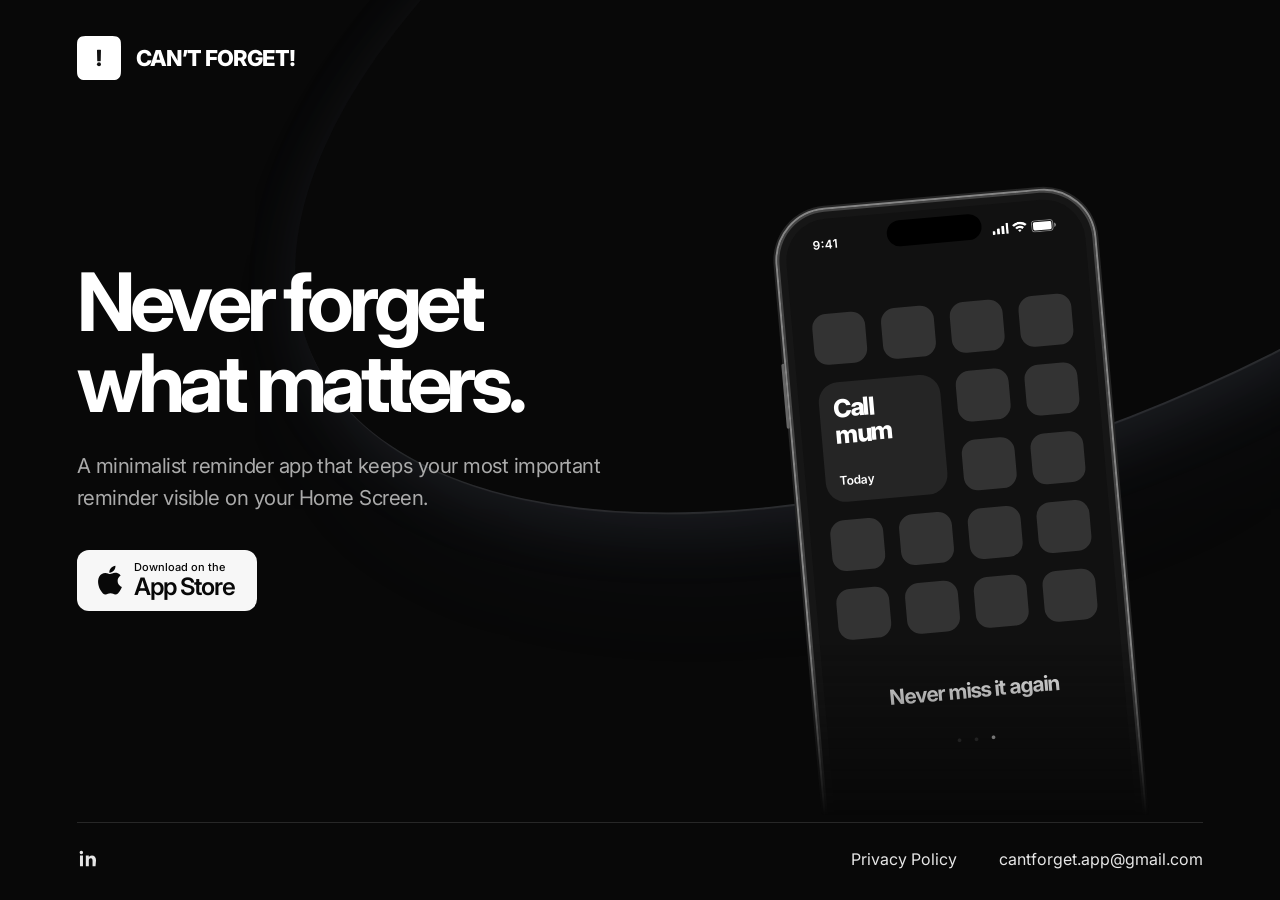
<file: index.html>
<!DOCTYPE html>
<html lang="en">

<head>
  <meta charset="UTF-8">
  <meta name="viewport" content="width=device-width, initial-scale=1.0">

  <title>CAN'T FORGET!</title>

  <meta name="description" content="CAN'T FORGET! keeps what matters visible.">

  <link rel="preconnect" href="https://fonts.googleapis.com">
  <link rel="preconnect" href="https://fonts.gstatic.com" crossorigin>
  <link href="https://fonts.googleapis.com/css2?family=Inter:wght@400;500;600;700;800&display=swap" rel="stylesheet">

  <link rel="stylesheet" href="styles.css?v=20261108-1">
</head>

<body>
  <main class="home">

    <header class="site-header">
      <a class="brand" href="./" aria-label="Can't Forget home"><img class="brand-icon" src="assets/logo.svg" alt=""
          width="44" height="44"><span>CAN’T FORGET!</span></a>
    </header>

    <section class="hero" aria-labelledby="hero-title">
      <div class="hero-copy">
        <h1 id="hero-title">Never forget<br>what matters.</h1>
        <p class="hero-description">A minimalist reminder app that keeps your most important reminder visible on your
          Home Screen.</p>
        <a class="download-link" href="https://apps.apple.com/us/app/cant-forget/id6801567027" target="_blank"
          rel="noopener noreferrer" aria-label="Download Can't Forget on the App Store">
          <svg viewBox="0 0 24 28" aria-hidden="true">
            <path
              d="M19.4 14.8c0-3 2.5-4.5 2.6-4.6-1.4-2.1-3.6-2.4-4.4-2.4-1.9-.2-3.7 1.1-4.7 1.1s-2.5-1.1-4.1-1c-2.1 0-4 1.2-5.1 3-2.2 3.8-.6 9.4 1.5 12.5 1 1.5 2.2 3.1 3.9 3 1.6 0 2.2-1 4.2-1s2.5 1 4.2 1c1.7 0 2.8-1.5 3.8-3 1.2-1.7 1.7-3.4 1.7-3.5-.1 0-3.6-1.4-3.6-5.1ZM16.2 5.8c.9-1.1 1.5-2.6 1.3-4.1-1.3.1-2.9.9-3.8 2-.8.9-1.6 2.5-1.4 4 1.5.1 3-.8 3.9-1.9Z" />
          </svg>
          <span><small>Download on the</small><strong>App Store</strong></span>
        </a>
      </div>

      <div class="phone-stage" role="img"
        aria-label="Preview of the dark Home Screen from the onboarding, with a Call mum reminder due Today">
        <div class="phone">
          <div class="phone-screen">
            <div class="phone-status">
              <span>9:41</span>
              <span class="status-symbols" aria-hidden="true">
                <svg class="status-cellular" viewBox="0 0 18 12" fill="currentColor">
                  <rect x="0" y="8" width="3" height="4" rx=".7" />
                  <rect x="5" y="5.5" width="3" height="6.5" rx=".7" />
                  <rect x="10" y="3" width="3" height="9" rx=".7" />
                  <rect x="15" y="0" width="3" height="12" rx=".7" />
                </svg>
                <svg class="status-wifi" viewBox="0 0 16 12" fill="currentColor">
                  <path d="M0 3.2a12 12 0 0 1 16 0L14.1 5a9.2 9.2 0 0 0-12.2 0ZM3.2 6.3a7.2 7.2 0 0 1 9.6 0L11 8.1a4.5 4.5 0 0 0-6 0ZM6.1 9.2a2.9 2.9 0 0 1 3.8 0L8 11.2Z" />
                </svg>
                <svg class="status-battery" viewBox="0 0 27 13" fill="currentColor">
                  <rect x=".5" y=".5" width="23" height="12" rx="3" fill="none" stroke="currentColor" stroke-opacity=".5" />
                  <rect x="2" y="2" width="20" height="9" rx="1.7" />
                  <path d="M25 4v5a2.6 2.6 0 0 0 0-5Z" opacity=".5" />
                </svg>
              </span>
            </div>
            <div class="dynamic-island"></div>
            <div class="app-grid" aria-hidden="true">
              <i></i><i></i><i></i><i></i>
              <div class="reminder-widget"><strong>Call<br>mum</strong><span>Today</span></div>
              <i></i><i></i><i></i><i></i>
              <i></i><i></i><i></i><i></i>
              <i></i><i></i><i></i><i></i>
            </div>
            <div class="phone-caption">Never miss it again<span>• • <b>•</b></span></div>
          </div>
        </div>
      </div>
    </section>

    <footer class="footer">

      <a href="https://www.linkedin.com/company/cant-forget-app" target="_blank" rel="noopener noreferrer"
        class="linkedin-link" aria-label="LinkedIn">
        <svg viewBox="0 0 24 24" aria-hidden="true">
          <path
            d="M6.5 8.25H3.25V20H6.5V8.25ZM4.87 3A1.88 1.88 0 1 0 4.87 6.75 1.88 1.88 0 0 0 4.87 3ZM20.75 13.27C20.75 9.73 18.86 8.08 16.34 8.08C14.3 8.08 13.39 9.2 12.88 9.98V8.25H9.63V20H12.88V14.18C12.88 12.65 13.17 11.17 15.07 11.17C16.94 11.17 16.96 12.92 16.96 14.28V20H20.21L20.75 13.27Z" />
        </svg>
      </a>

      <div class="footer-right">
        <a href="privacy-policy.html" class="footer-link">
          Privacy Policy
        </a>

        <a href="mailto:cantforget.app@gmail.com" class="footer-link">
          cantforget.app@gmail.com
        </a>
      </div>

    </footer>

  </main>
</body>

</html>
</file>
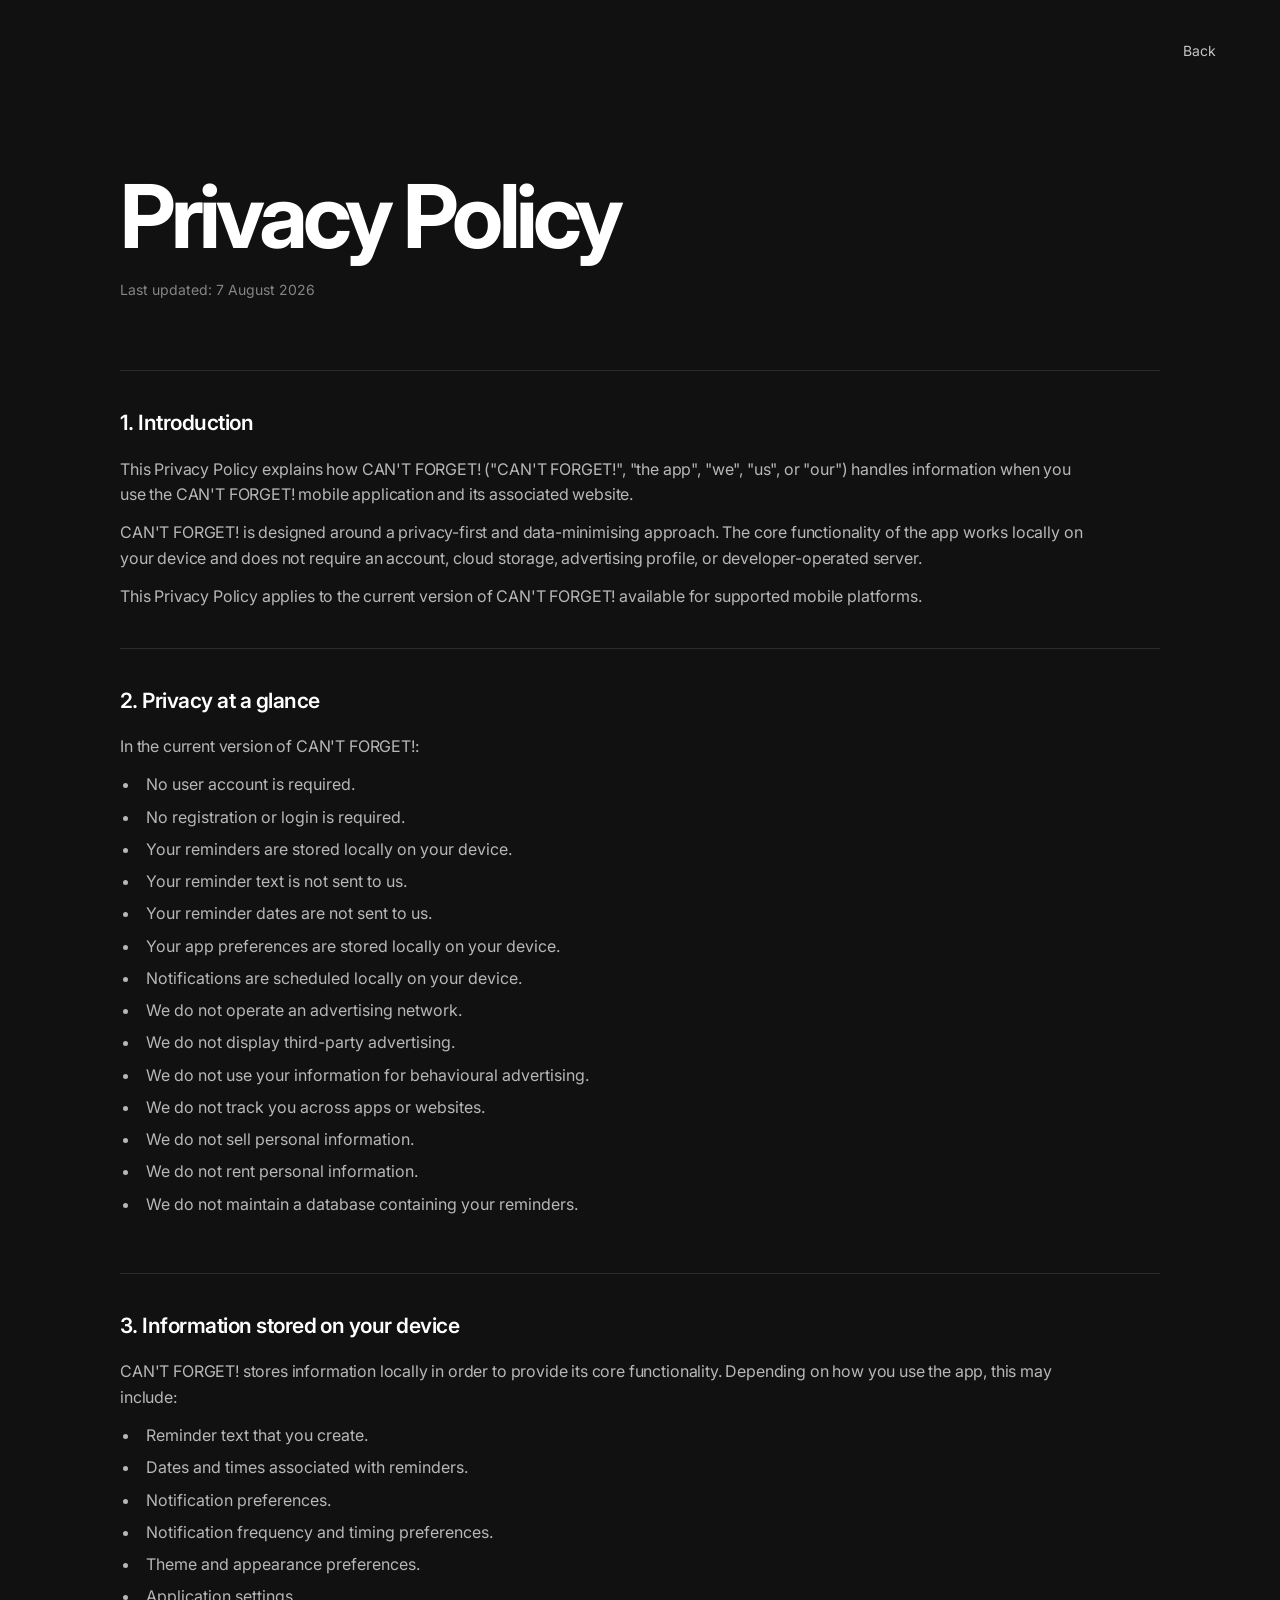
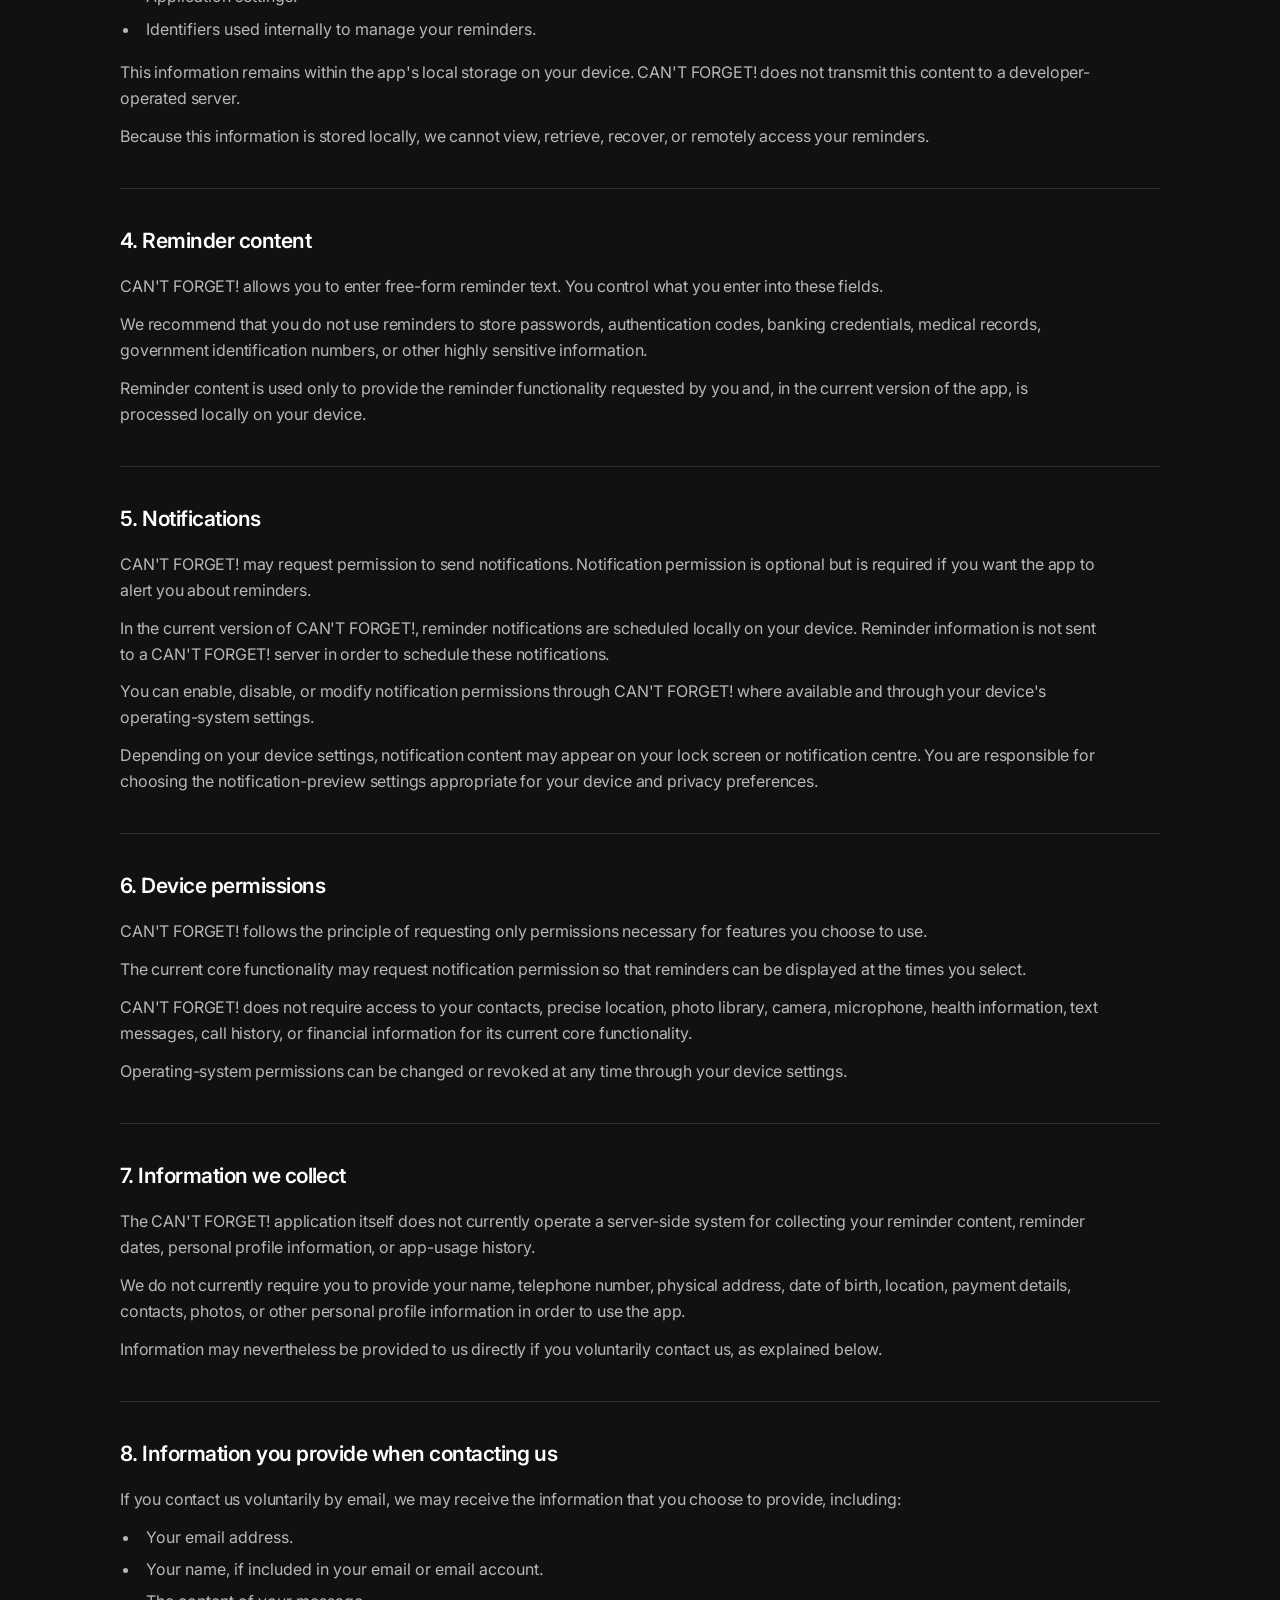
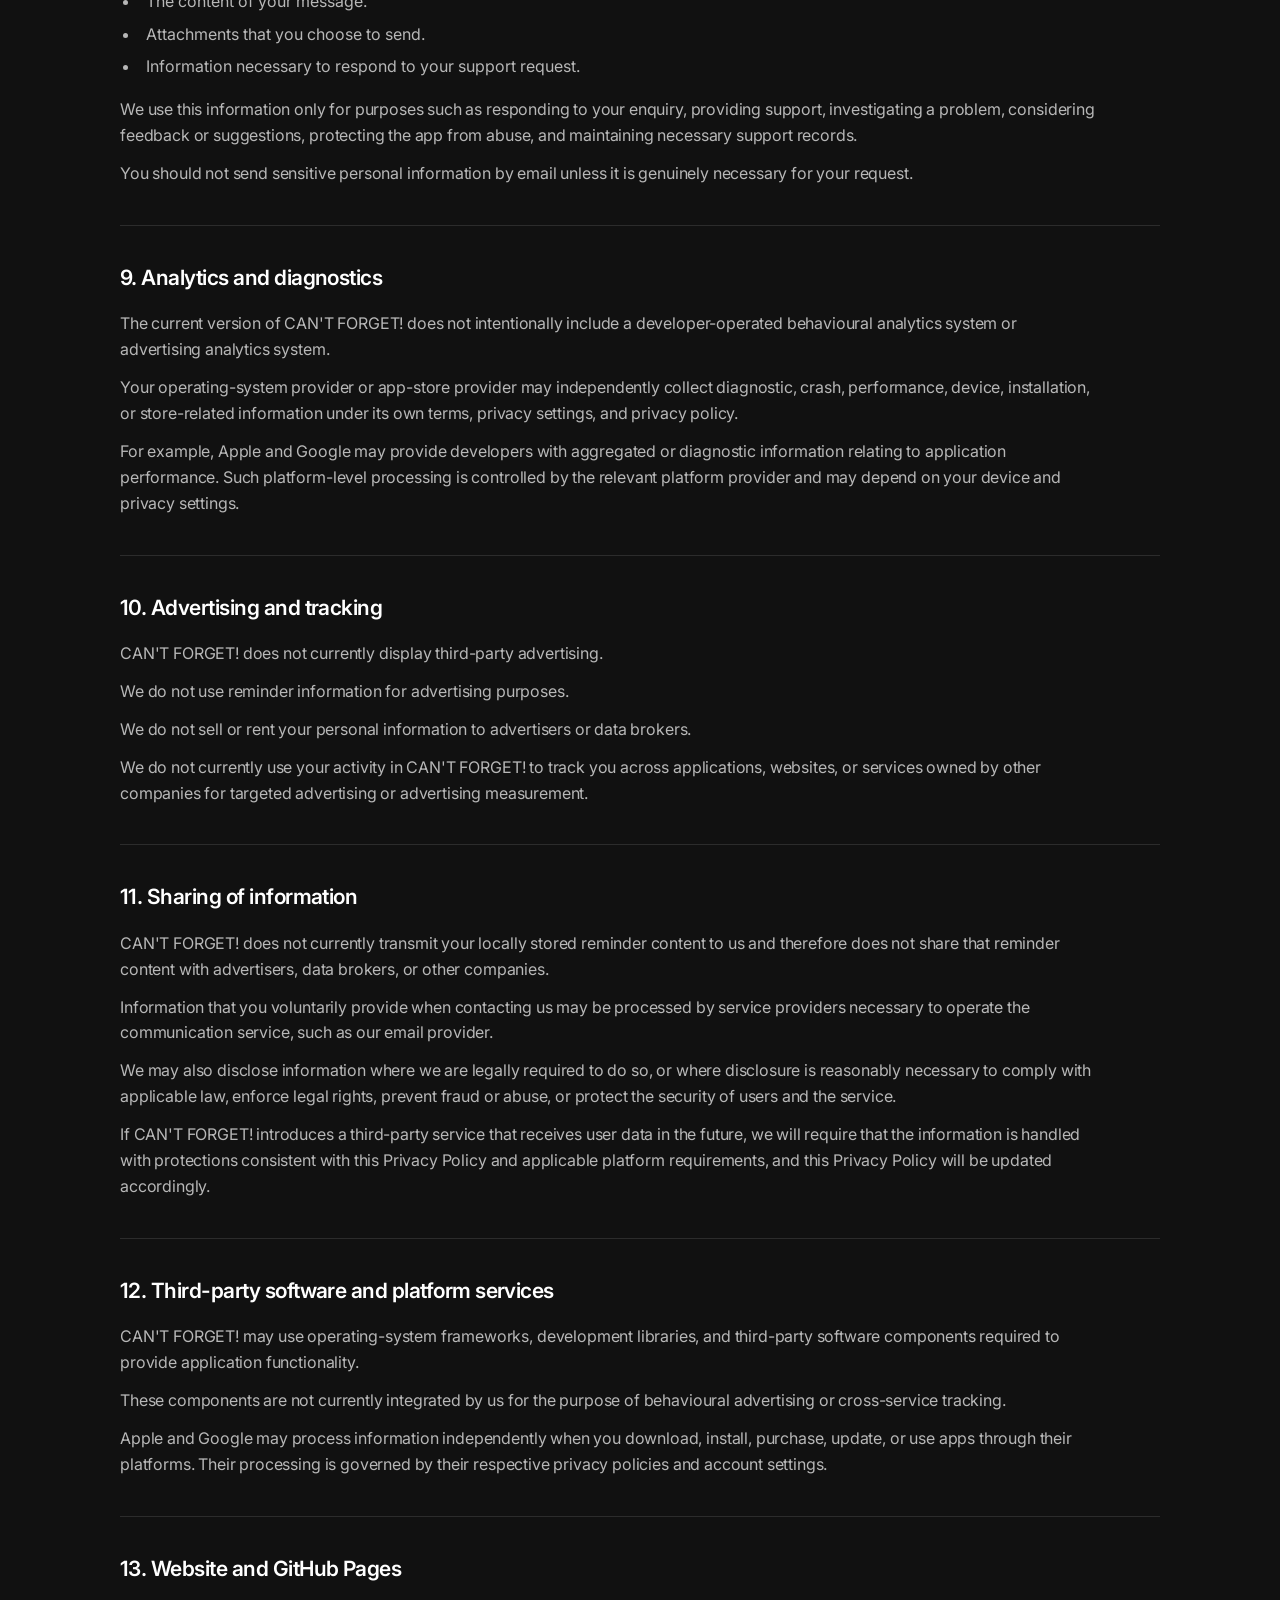
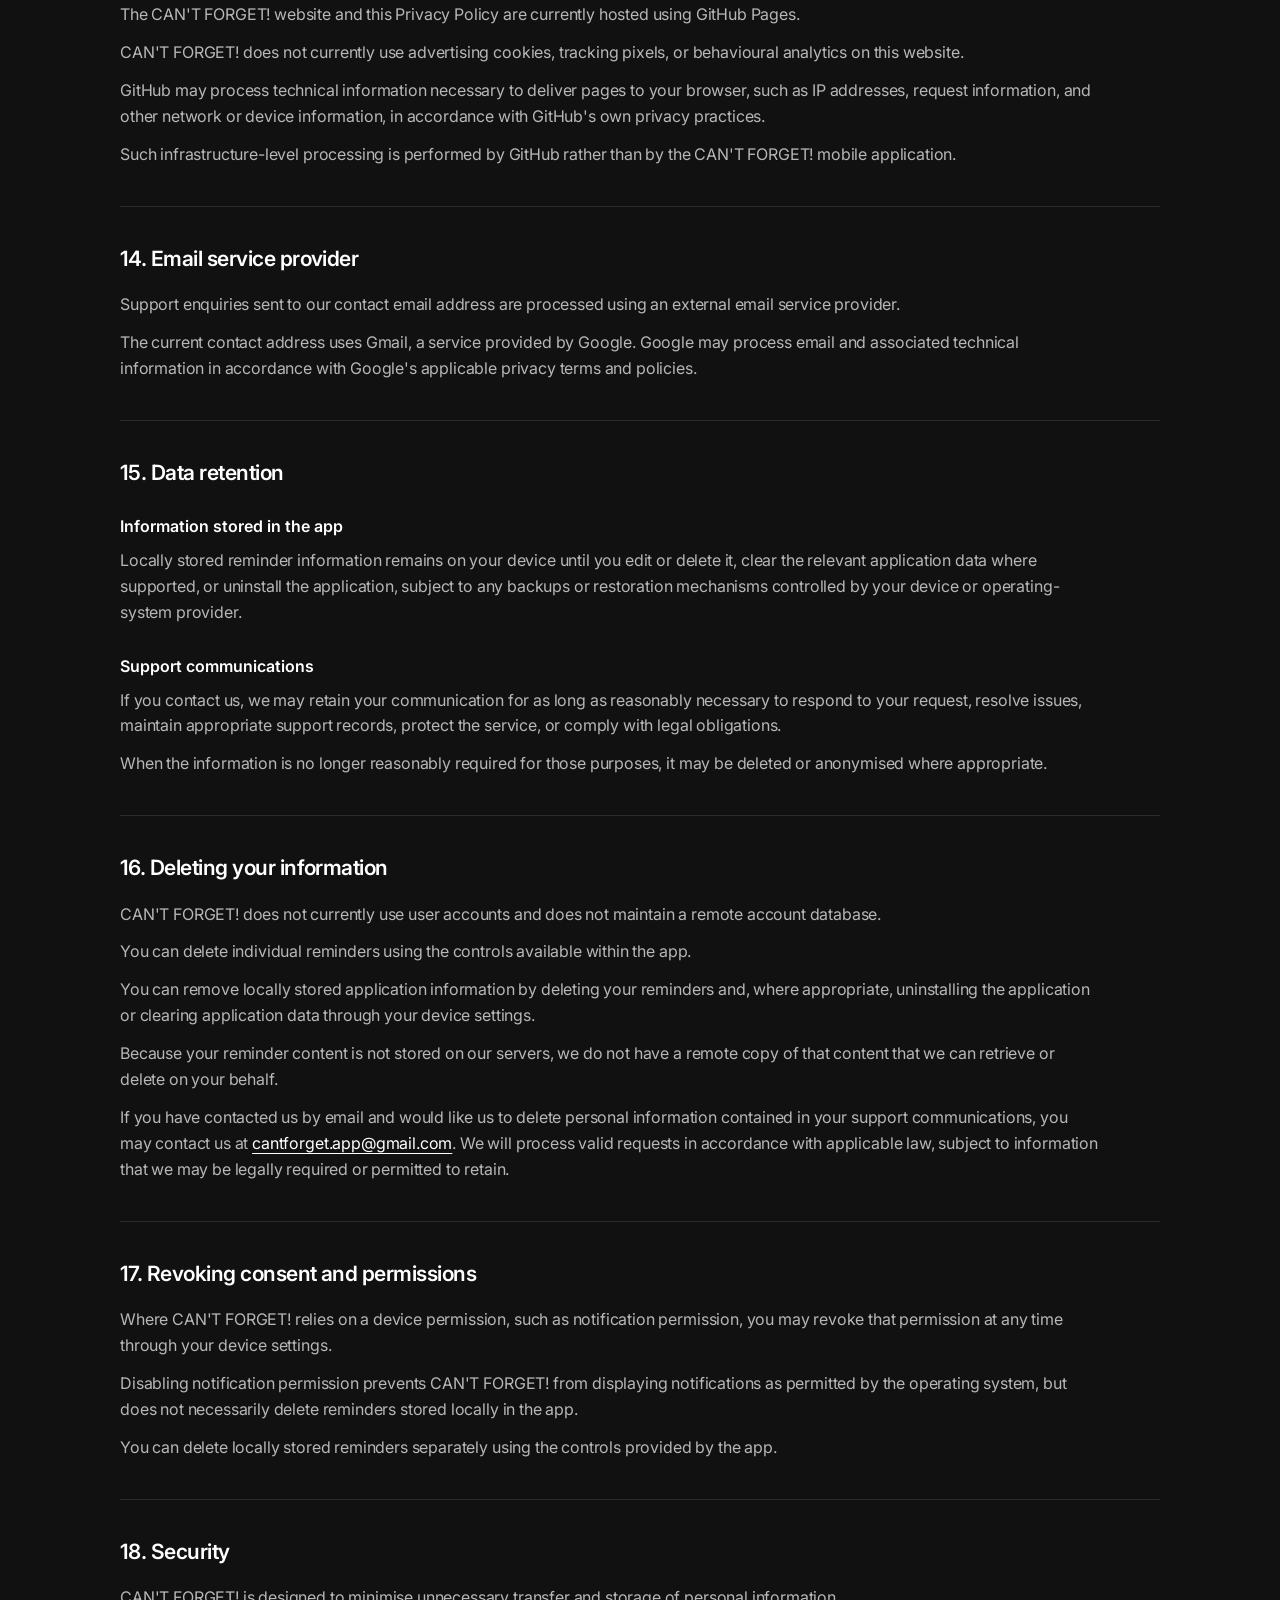
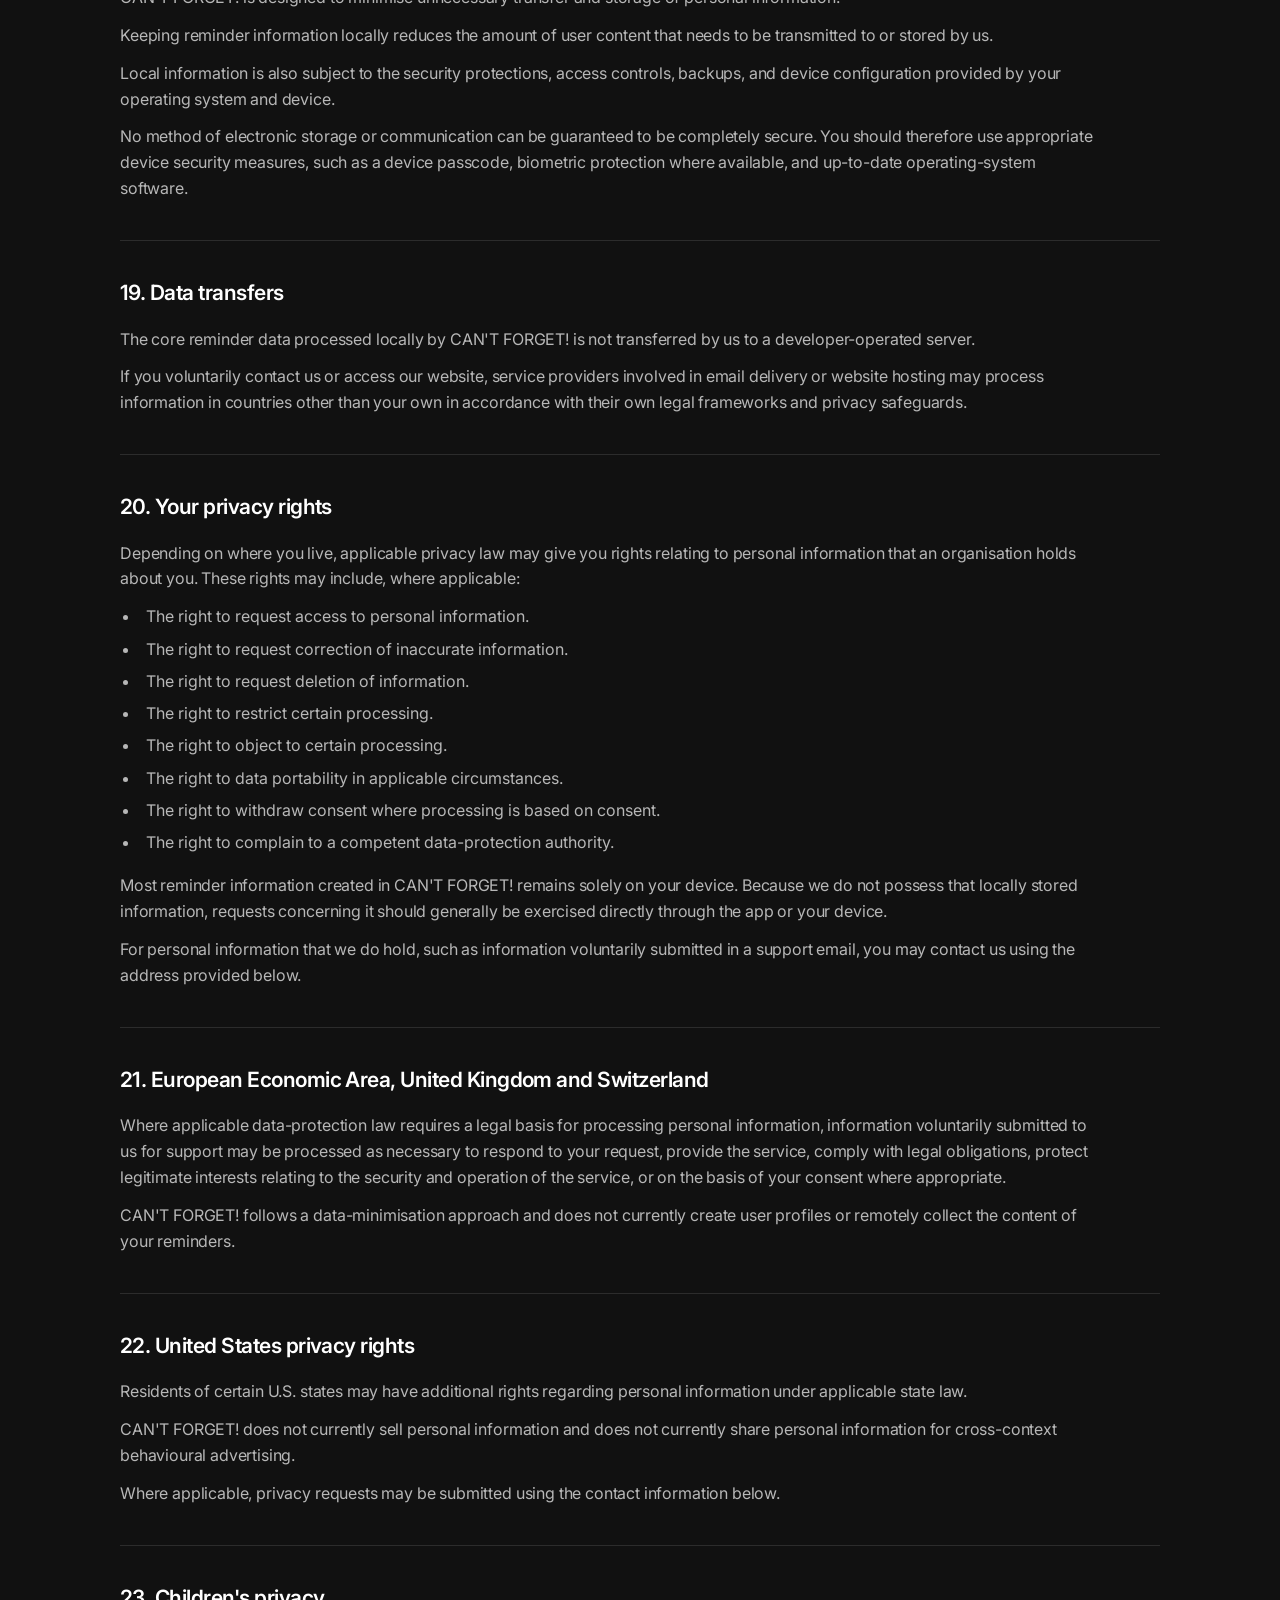
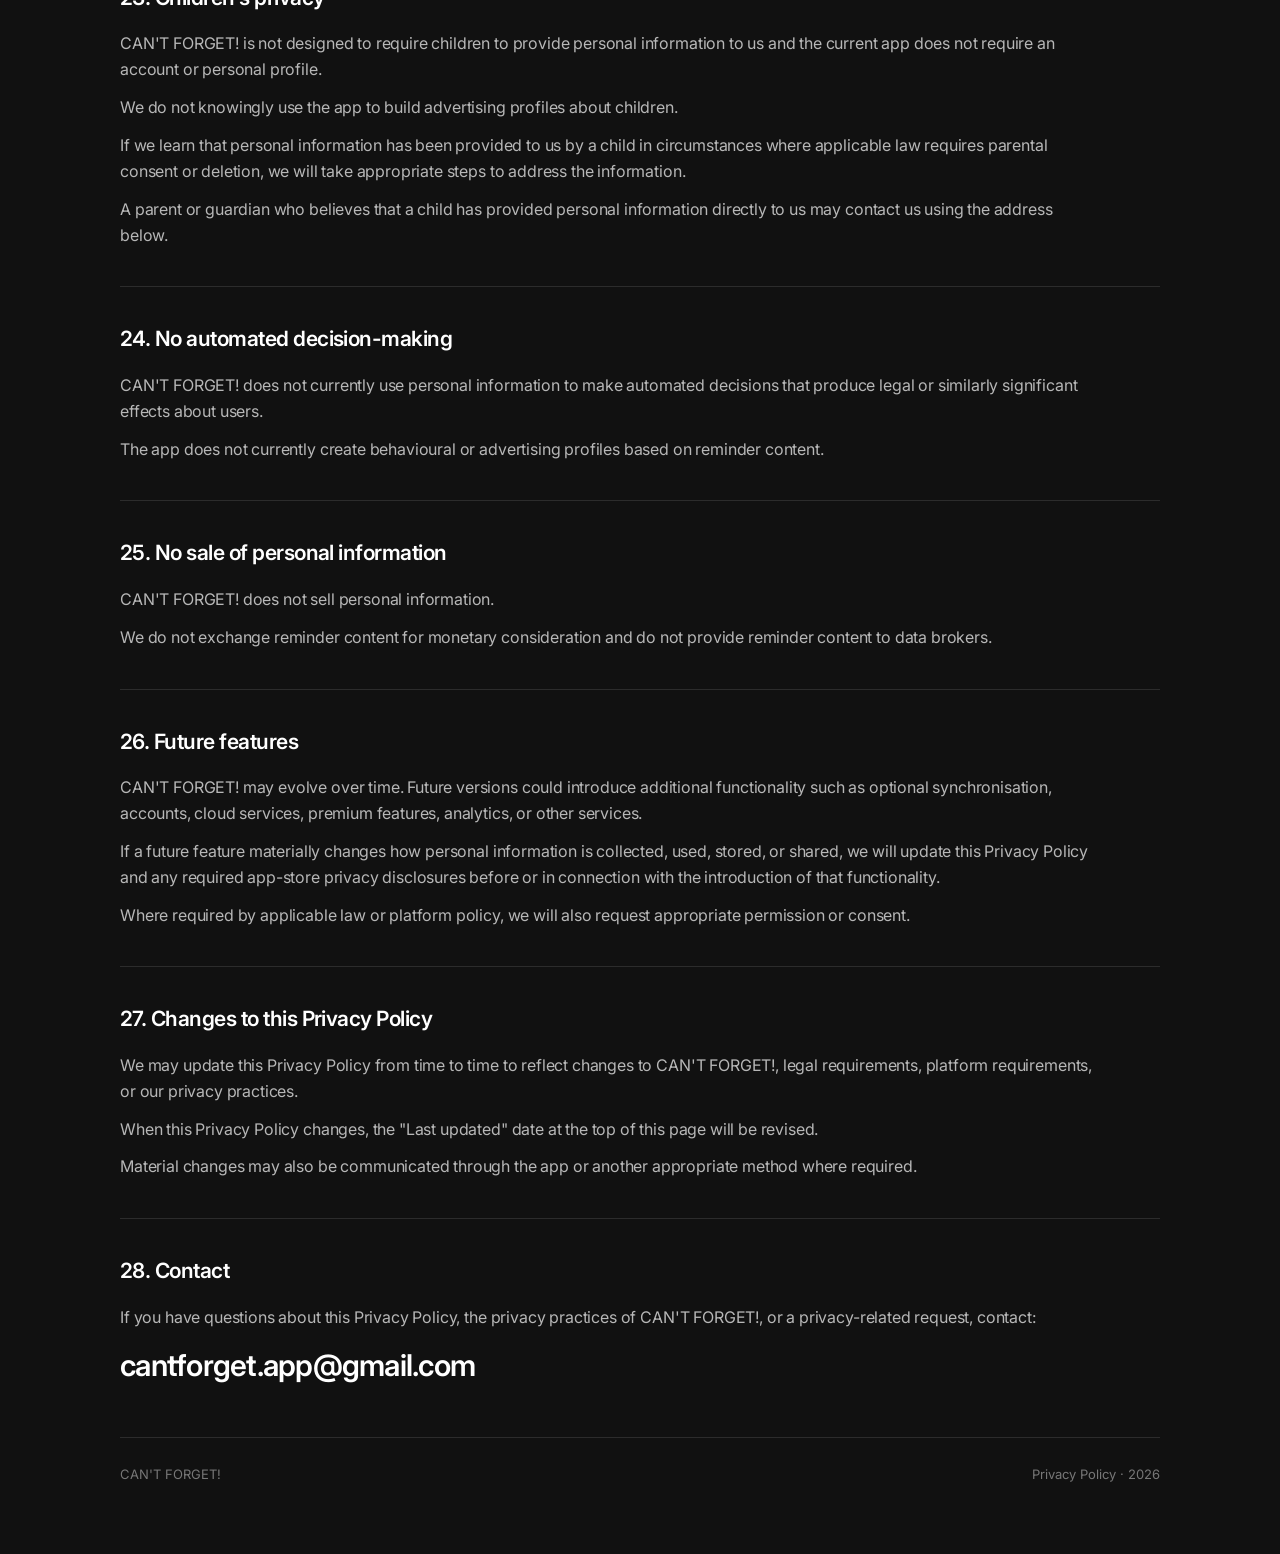
<file: privacy-policy.html>
<!DOCTYPE html>
<html lang="en">
<head>
  <meta charset="UTF-8">
  <meta name="viewport" content="width=device-width, initial-scale=1.0">

  <meta
    name="description"
    content="Privacy Policy for CAN'T FORGET!"
  >

  <title>Privacy Policy — CAN'T FORGET!</title>

  <link rel="preconnect" href="https://fonts.googleapis.com">
  <link rel="preconnect" href="https://fonts.gstatic.com" crossorigin>
  <link
    href="https://fonts.googleapis.com/css2?family=Inter:wght@400;500;600;700;800&display=swap"
    rel="stylesheet"
  >

  <link rel="stylesheet" href="styles.css?v=20260807-2">
</head>

<body class="privacy-body">

  <header class="privacy-header">
<a href="index.html" class="back-link">
      Back
    </a>
  </header>

  <main class="privacy-page">

    <header class="privacy-title">
<h1>Privacy Policy</h1>

      <p class="last-updated">
        Last updated: 7 August 2026
      </p>
    </header>


    <section class="policy-section">
      <h2>1. Introduction</h2>

      <p>
        This Privacy Policy explains how CAN'T FORGET! ("CAN'T FORGET!",
        "the app", "we", "us", or "our") handles information when you
        use the CAN'T FORGET! mobile application and its associated
        website.
      </p>

      <p>
        CAN'T FORGET! is designed around a privacy-first and
        data-minimising approach. The core functionality of the app
        works locally on your device and does not require an account,
        cloud storage, advertising profile, or developer-operated
        server.
      </p>

      <p>
        This Privacy Policy applies to the current version of
        CAN'T FORGET! available for supported mobile platforms.
      </p>
    </section>


    <section class="policy-section">
      <h2>2. Privacy at a glance</h2>

      <p>
        In the current version of CAN'T FORGET!:
      </p>

      <ul>
        <li>No user account is required.</li>
        <li>No registration or login is required.</li>
        <li>Your reminders are stored locally on your device.</li>
        <li>Your reminder text is not sent to us.</li>
        <li>Your reminder dates are not sent to us.</li>
        <li>Your app preferences are stored locally on your device.</li>
        <li>Notifications are scheduled locally on your device.</li>
        <li>We do not operate an advertising network.</li>
        <li>We do not display third-party advertising.</li>
        <li>We do not use your information for behavioural advertising.</li>
        <li>We do not track you across apps or websites.</li>
        <li>We do not sell personal information.</li>
        <li>We do not rent personal information.</li>
        <li>We do not maintain a database containing your reminders.</li>
      </ul>
    </section>


    <section class="policy-section">
      <h2>3. Information stored on your device</h2>

      <p>
        CAN'T FORGET! stores information locally in order to provide
        its core functionality. Depending on how you use the app,
        this may include:
      </p>

      <ul>
        <li>Reminder text that you create.</li>
        <li>Dates and times associated with reminders.</li>
        <li>Notification preferences.</li>
        <li>Notification frequency and timing preferences.</li>
        <li>Theme and appearance preferences.</li>
        <li>Application settings.</li>
        <li>Identifiers used internally to manage your reminders.</li>
      </ul>

      <p>
        This information remains within the app's local storage on
        your device. CAN'T FORGET! does not transmit this content to
        a developer-operated server.
      </p>

      <p>
        Because this information is stored locally, we cannot view,
        retrieve, recover, or remotely access your reminders.
      </p>
    </section>


    <section class="policy-section">
      <h2>4. Reminder content</h2>

      <p>
        CAN'T FORGET! allows you to enter free-form reminder text.
        You control what you enter into these fields.
      </p>

      <p>
        We recommend that you do not use reminders to store passwords,
        authentication codes, banking credentials, medical records,
        government identification numbers, or other highly sensitive
        information.
      </p>

      <p>
        Reminder content is used only to provide the reminder
        functionality requested by you and, in the current version of
        the app, is processed locally on your device.
      </p>
    </section>


    <section class="policy-section">
      <h2>5. Notifications</h2>

      <p>
        CAN'T FORGET! may request permission to send notifications.
        Notification permission is optional but is required if you
        want the app to alert you about reminders.
      </p>

      <p>
        In the current version of CAN'T FORGET!, reminder notifications
        are scheduled locally on your device. Reminder information is
        not sent to a CAN'T FORGET! server in order to schedule these
        notifications.
      </p>

      <p>
        You can enable, disable, or modify notification permissions
        through CAN'T FORGET! where available and through your device's
        operating-system settings.
      </p>

      <p>
        Depending on your device settings, notification content may
        appear on your lock screen or notification centre. You are
        responsible for choosing the notification-preview settings
        appropriate for your device and privacy preferences.
      </p>
    </section>


    <section class="policy-section">
      <h2>6. Device permissions</h2>

      <p>
        CAN'T FORGET! follows the principle of requesting only
        permissions necessary for features you choose to use.
      </p>

      <p>
        The current core functionality may request notification
        permission so that reminders can be displayed at the times
        you select.
      </p>

      <p>
        CAN'T FORGET! does not require access to your contacts,
        precise location, photo library, camera, microphone, health
        information, text messages, call history, or financial
        information for its current core functionality.
      </p>

      <p>
        Operating-system permissions can be changed or revoked at
        any time through your device settings.
      </p>
    </section>


    <section class="policy-section">
      <h2>7. Information we collect</h2>

      <p>
        The CAN'T FORGET! application itself does not currently
        operate a server-side system for collecting your reminder
        content, reminder dates, personal profile information, or
        app-usage history.
      </p>

      <p>
        We do not currently require you to provide your name,
        telephone number, physical address, date of birth, location,
        payment details, contacts, photos, or other personal profile
        information in order to use the app.
      </p>

      <p>
        Information may nevertheless be provided to us directly if
        you voluntarily contact us, as explained below.
      </p>
    </section>


    <section class="policy-section">
      <h2>8. Information you provide when contacting us</h2>

      <p>
        If you contact us voluntarily by email, we may receive the
        information that you choose to provide, including:
      </p>

      <ul>
        <li>Your email address.</li>
        <li>Your name, if included in your email or email account.</li>
        <li>The content of your message.</li>
        <li>Attachments that you choose to send.</li>
        <li>Information necessary to respond to your support request.</li>
      </ul>

      <p>
        We use this information only for purposes such as responding
        to your enquiry, providing support, investigating a problem,
        considering feedback or suggestions, protecting the app from
        abuse, and maintaining necessary support records.
      </p>

      <p>
        You should not send sensitive personal information by email
        unless it is genuinely necessary for your request.
      </p>
    </section>


    <section class="policy-section">
      <h2>9. Analytics and diagnostics</h2>

      <p>
        The current version of CAN'T FORGET! does not intentionally
        include a developer-operated behavioural analytics system or
        advertising analytics system.
      </p>

      <p>
        Your operating-system provider or app-store provider may
        independently collect diagnostic, crash, performance, device,
        installation, or store-related information under its own
        terms, privacy settings, and privacy policy.
      </p>

      <p>
        For example, Apple and Google may provide developers with
        aggregated or diagnostic information relating to application
        performance. Such platform-level processing is controlled by
        the relevant platform provider and may depend on your device
        and privacy settings.
      </p>
    </section>


    <section class="policy-section">
      <h2>10. Advertising and tracking</h2>

      <p>
        CAN'T FORGET! does not currently display third-party
        advertising.
      </p>

      <p>
        We do not use reminder information for advertising purposes.
      </p>

      <p>
        We do not sell or rent your personal information to
        advertisers or data brokers.
      </p>

      <p>
        We do not currently use your activity in CAN'T FORGET! to
        track you across applications, websites, or services owned by
        other companies for targeted advertising or advertising
        measurement.
      </p>
    </section>


    <section class="policy-section">
      <h2>11. Sharing of information</h2>

      <p>
        CAN'T FORGET! does not currently transmit your locally stored
        reminder content to us and therefore does not share that
        reminder content with advertisers, data brokers, or other
        companies.
      </p>

      <p>
        Information that you voluntarily provide when contacting us
        may be processed by service providers necessary to operate
        the communication service, such as our email provider.
      </p>

      <p>
        We may also disclose information where we are legally required
        to do so, or where disclosure is reasonably necessary to
        comply with applicable law, enforce legal rights, prevent
        fraud or abuse, or protect the security of users and the
        service.
      </p>

      <p>
        If CAN'T FORGET! introduces a third-party service that receives
        user data in the future, we will require that the information
        is handled with protections consistent with this Privacy Policy
        and applicable platform requirements, and this Privacy Policy
        will be updated accordingly.
      </p>
    </section>


    <section class="policy-section">
      <h2>12. Third-party software and platform services</h2>

      <p>
        CAN'T FORGET! may use operating-system frameworks,
        development libraries, and third-party software components
        required to provide application functionality.
      </p>

      <p>
        These components are not currently integrated by us for the
        purpose of behavioural advertising or cross-service tracking.
      </p>

      <p>
        Apple and Google may process information independently when
        you download, install, purchase, update, or use apps through
        their platforms. Their processing is governed by their
        respective privacy policies and account settings.
      </p>
    </section>


    <section class="policy-section">
      <h2>13. Website and GitHub Pages</h2>

      <p>
        The CAN'T FORGET! website and this Privacy Policy are currently
        hosted using GitHub Pages.
      </p>

      <p>
        CAN'T FORGET! does not currently use advertising cookies,
        tracking pixels, or behavioural analytics on this website.
      </p>

      <p>
        GitHub may process technical information necessary to deliver
        pages to your browser, such as IP addresses, request
        information, and other network or device information, in
        accordance with GitHub's own privacy practices.
      </p>

      <p>
        Such infrastructure-level processing is performed by GitHub
        rather than by the CAN'T FORGET! mobile application.
      </p>
    </section>


    <section class="policy-section">
      <h2>14. Email service provider</h2>

      <p>
        Support enquiries sent to our contact email address are
        processed using an external email service provider.
      </p>

      <p>
        The current contact address uses Gmail, a service provided by
        Google. Google may process email and associated technical
        information in accordance with Google's applicable privacy
        terms and policies.
      </p>
    </section>


    <section class="policy-section">
      <h2>15. Data retention</h2>

      <h3>Information stored in the app</h3>

      <p>
        Locally stored reminder information remains on your device
        until you edit or delete it, clear the relevant application
        data where supported, or uninstall the application, subject
        to any backups or restoration mechanisms controlled by your
        device or operating-system provider.
      </p>

      <h3>Support communications</h3>

      <p>
        If you contact us, we may retain your communication for as
        long as reasonably necessary to respond to your request,
        resolve issues, maintain appropriate support records, protect
        the service, or comply with legal obligations.
      </p>

      <p>
        When the information is no longer reasonably required for
        those purposes, it may be deleted or anonymised where
        appropriate.
      </p>
    </section>


    <section class="policy-section">
      <h2>16. Deleting your information</h2>

      <p>
        CAN'T FORGET! does not currently use user accounts and does
        not maintain a remote account database.
      </p>

      <p>
        You can delete individual reminders using the controls
        available within the app.
      </p>

      <p>
        You can remove locally stored application information by
        deleting your reminders and, where appropriate, uninstalling
        the application or clearing application data through your
        device settings.
      </p>

      <p>
        Because your reminder content is not stored on our servers,
        we do not have a remote copy of that content that we can
        retrieve or delete on your behalf.
      </p>

      <p>
        If you have contacted us by email and would like us to delete
        personal information contained in your support communications,
        you may contact us at
        <a href="mailto:cantforget.app@gmail.com">cantforget.app@gmail.com</a>.
        We will process valid requests in accordance with applicable
        law, subject to information that we may be legally required
        or permitted to retain.
      </p>
    </section>


    <section class="policy-section">
      <h2>17. Revoking consent and permissions</h2>

      <p>
        Where CAN'T FORGET! relies on a device permission, such as
        notification permission, you may revoke that permission at
        any time through your device settings.
      </p>

      <p>
        Disabling notification permission prevents CAN'T FORGET! from
        displaying notifications as permitted by the operating system,
        but does not necessarily delete reminders stored locally in
        the app.
      </p>

      <p>
        You can delete locally stored reminders separately using the
        controls provided by the app.
      </p>
    </section>


    <section class="policy-section">
      <h2>18. Security</h2>

      <p>
        CAN'T FORGET! is designed to minimise unnecessary transfer
        and storage of personal information.
      </p>

      <p>
        Keeping reminder information locally reduces the amount of
        user content that needs to be transmitted to or stored by us.
      </p>

      <p>
        Local information is also subject to the security protections,
        access controls, backups, and device configuration provided by
        your operating system and device.
      </p>

      <p>
        No method of electronic storage or communication can be
        guaranteed to be completely secure. You should therefore use
        appropriate device security measures, such as a device
        passcode, biometric protection where available, and
        up-to-date operating-system software.
      </p>
    </section>


    <section class="policy-section">
      <h2>19. Data transfers</h2>

      <p>
        The core reminder data processed locally by CAN'T FORGET! is
        not transferred by us to a developer-operated server.
      </p>

      <p>
        If you voluntarily contact us or access our website, service
        providers involved in email delivery or website hosting may
        process information in countries other than your own in
        accordance with their own legal frameworks and privacy
        safeguards.
      </p>
    </section>


    <section class="policy-section">
      <h2>20. Your privacy rights</h2>

      <p>
        Depending on where you live, applicable privacy law may give
        you rights relating to personal information that an
        organisation holds about you. These rights may include, where
        applicable:
      </p>

      <ul>
        <li>The right to request access to personal information.</li>
        <li>The right to request correction of inaccurate information.</li>
        <li>The right to request deletion of information.</li>
        <li>The right to restrict certain processing.</li>
        <li>The right to object to certain processing.</li>
        <li>The right to data portability in applicable circumstances.</li>
        <li>The right to withdraw consent where processing is based on consent.</li>
        <li>The right to complain to a competent data-protection authority.</li>
      </ul>

      <p>
        Most reminder information created in CAN'T FORGET! remains
        solely on your device. Because we do not possess that locally
        stored information, requests concerning it should generally
        be exercised directly through the app or your device.
      </p>

      <p>
        For personal information that we do hold, such as information
        voluntarily submitted in a support email, you may contact us
        using the address provided below.
      </p>
    </section>


    <section class="policy-section">
      <h2>21. European Economic Area, United Kingdom and Switzerland</h2>

      <p>
        Where applicable data-protection law requires a legal basis
        for processing personal information, information voluntarily
        submitted to us for support may be processed as necessary to
        respond to your request, provide the service, comply with
        legal obligations, protect legitimate interests relating to
        the security and operation of the service, or on the basis of
        your consent where appropriate.
      </p>

      <p>
        CAN'T FORGET! follows a data-minimisation approach and does
        not currently create user profiles or remotely collect the
        content of your reminders.
      </p>
    </section>


    <section class="policy-section">
      <h2>22. United States privacy rights</h2>

      <p>
        Residents of certain U.S. states may have additional rights
        regarding personal information under applicable state law.
      </p>

      <p>
        CAN'T FORGET! does not currently sell personal information
        and does not currently share personal information for
        cross-context behavioural advertising.
      </p>

      <p>
        Where applicable, privacy requests may be submitted using the
        contact information below.
      </p>
    </section>


    <section class="policy-section">
      <h2>23. Children's privacy</h2>

      <p>
        CAN'T FORGET! is not designed to require children to provide
        personal information to us and the current app does not
        require an account or personal profile.
      </p>

      <p>
        We do not knowingly use the app to build advertising profiles
        about children.
      </p>

      <p>
        If we learn that personal information has been provided to us
        by a child in circumstances where applicable law requires
        parental consent or deletion, we will take appropriate steps
        to address the information.
      </p>

      <p>
        A parent or guardian who believes that a child has provided
        personal information directly to us may contact us using the
        address below.
      </p>
    </section>


    <section class="policy-section">
      <h2>24. No automated decision-making</h2>

      <p>
        CAN'T FORGET! does not currently use personal information to
        make automated decisions that produce legal or similarly
        significant effects about users.
      </p>

      <p>
        The app does not currently create behavioural or advertising
        profiles based on reminder content.
      </p>
    </section>


    <section class="policy-section">
      <h2>25. No sale of personal information</h2>

      <p>
        CAN'T FORGET! does not sell personal information.
      </p>

      <p>
        We do not exchange reminder content for monetary
        consideration and do not provide reminder content to data
        brokers.
      </p>
    </section>


    <section class="policy-section">
      <h2>26. Future features</h2>

      <p>
        CAN'T FORGET! may evolve over time. Future versions could
        introduce additional functionality such as optional
        synchronisation, accounts, cloud services, premium features,
        analytics, or other services.
      </p>

      <p>
        If a future feature materially changes how personal
        information is collected, used, stored, or shared, we will
        update this Privacy Policy and any required app-store privacy
        disclosures before or in connection with the introduction of
        that functionality.
      </p>

      <p>
        Where required by applicable law or platform policy, we will
        also request appropriate permission or consent.
      </p>
    </section>


    <section class="policy-section">
      <h2>27. Changes to this Privacy Policy</h2>

      <p>
        We may update this Privacy Policy from time to time to reflect
        changes to CAN'T FORGET!, legal requirements, platform
        requirements, or our privacy practices.
      </p>

      <p>
        When this Privacy Policy changes, the "Last updated" date at
        the top of this page will be revised.
      </p>

      <p>
        Material changes may also be communicated through the app or
        another appropriate method where required.
      </p>
    </section>


    <section class="policy-section contact-section">
      <h2>28. Contact</h2>

      <p>
        If you have questions about this Privacy Policy, the privacy
        practices of CAN'T FORGET!, or a privacy-related request,
        contact:
      </p>

      <a
        class="privacy-email"
        href="mailto:cantforget.app@gmail.com"
      >
        cantforget.app@gmail.com
      </a>
    </section>


    <footer class="privacy-footer">
      <a href="index.html">
        CAN'T FORGET!
      </a>

      <span>
        Privacy Policy · 2026
      </span>
    </footer>

  </main>

</body>
</html>
</file>
<file: styles.css>
* {
  box-sizing: border-box;
  margin: 0;
  padding: 0;
}

html,
body {
  width: 100%;
  min-height: 100%;
}

body {
  background: #111111;
  color: #ffffff;

  font-family: "Inter", sans-serif;

  -webkit-font-smoothing: antialiased;
  text-rendering: optimizeLegibility;
}

a {
  color: inherit;
  text-decoration: none;
}


/* --------------------------------------------------
   HOME
-------------------------------------------------- */

.home {
  min-height: 100dvh;
  padding: 36px max(6vw, 24px) 30px;
  display: flex;
  flex-direction: column;
  position: relative;
  overflow: hidden;
  isolation: isolate;
  background: #080808;
}
.home::before {
  content: "";
  position: absolute;
  z-index: -1;
  width: 125%;
  height: 780px;
  left: 19%;
  top: -360px;
  border-radius: 50%;
  transform: rotate(-24deg);
  background: #080808;
  box-shadow: 0 2px 1px #ffffff18, 0 18px 65px #aebbd51a, 0 60px 150px #91a5d00b;
}
.site-header { display: flex; align-items: center; justify-content: space-between; gap: 24px; }
.brand { display: inline-flex; align-items: center; gap: 15px; font-size: 22px; font-weight: 800; letter-spacing: -.045em; }
.brand-icon { display: block; width: 44px; height: 44px; border-radius: 0; }
.hero { flex: 1; width: 100%; max-width: 1440px; margin: 0 auto; display: grid; grid-template-columns: 1.25fr 1fr; align-items: center; min-height: 690px; gap: 35px; }
.hero-copy { padding: 50px 0 80px; z-index: 1; }
h1 { font-size: clamp(56px, 6.3vw, 100px); font-weight: 700; line-height: 1.015; letter-spacing: -.065em; }
.hero-description { max-width: 540px; font-size: clamp(17px, 1.6vw, 22px); line-height: 1.55; letter-spacing: -.025em; color: #aaa; margin-top: 26px; }
.download-link { margin-top: 36px; display: inline-flex; align-items: center; gap: 11px; background: #f7f7f7; color: #080808; padding: 10px 22px 11px 18px; border-radius: 12px; transition: transform 180ms ease, background 180ms ease; }
.download-link:hover { transform: translateY(-3px); background: #ddd; }
.download-link svg { width: 28px; height: 34px; fill: currentColor; }
.download-link span { display: flex; flex-direction: column; }
.download-link small { font-size: 11px; line-height: 1.3; font-weight: 500; }
.download-link strong { font-size: 24px; line-height: 1.1; font-weight: 600; letter-spacing: -.045em; }
.download-note { margin-top: 16px; color: #707070; font-size: 11px; }
.phone-stage { height: 650px; align-self: end; position: relative; display: flex; justify-content: center; overflow: hidden; mask-image: linear-gradient(#000 0%, #000 72%, transparent 99%); -webkit-mask-image: linear-gradient(#000 0%, #000 72%, transparent 99%); }
.phone { width: 322px; height: 680px; flex-shrink: 0; position: relative; margin-top: 25px; padding: 9px; border: 2px solid #858585; border-radius: 53px; background: #161616; box-shadow: 0 0 0 2px #252525, inset 0 0 0 2px #444; transform: rotate(-5deg); }
.phone::before { content: ""; position: absolute; width: 3px; height: 65px; left: -5px; top: 150px; background: #666; border-radius: 2px; }
.phone-screen { height: 100%; background: #111; border-radius: 42px; overflow: hidden; padding: 18px 20px; }
.phone-status { display: flex; justify-content: space-between; font-size: 12px; font-weight: 600; padding: 0 8px; }
.status-symbols { display: flex; align-items: center; gap: 4px; }
.status-symbols svg { display: block; height: 11px; width: auto; }
.status-symbols .status-battery { height: 12px; }
.dynamic-island { position: absolute; top: 17px; left: 50%; transform: translateX(-50%); width: 95px; height: 26px; border-radius: 20px; background: #000; }
.app-grid { display: grid; grid-template-columns: repeat(4, 1fr); grid-auto-rows: 51px; gap: 18px 16px; margin-top: 62px; }
.app-grid i { background: #333; border-radius: 14px; }
.reminder-widget { grid-column: span 2; grid-row: span 2; border-radius: 20px; padding: 14px; background: #252525; display: flex; flex-direction: column; justify-content: space-between; }
.reminder-widget strong { font-size: 25px; line-height: 1.03; letter-spacing: -.055em; font-weight: 800; }
.reminder-widget span { font-size: 12px; font-weight: 600; }
.phone-caption { text-align: center; font-size: 21px; font-weight: 700; letter-spacing: -.045em; margin-top: 48px; }
.phone-caption span { display: block; font-size: 12px; letter-spacing: 4px; color: #444; margin-top: 28px; }
.phone-caption b { color: #fff; }
a:focus-visible { outline: 2px solid #fff; outline-offset: 6px; }

.footer {
  border-top: 1px solid #ffffff20;
  padding-top: 25px;
  position: relative;
  width: 100%;

  display: flex;
  align-items: center;
  justify-content: space-between;

  font-size: 16px;
}

.footer-right {
  display: flex;
  align-items: center;
  gap: 42px;
}

.footer-link {
  font-weight: 400;
  opacity: 0.9;

  transition: opacity 160ms ease;
}

.footer-link:hover {
  opacity: 0.55;
}

.linkedin-link {
  width: 22px;
  height: 22px;

  display: flex;
  align-items: center;
  justify-content: center;

  opacity: 0.9;

  transition: opacity 160ms ease;
}

.linkedin-link:hover {
  opacity: 0.55;
}

.linkedin-link svg {
  width: 100%;
  height: 100%;
  fill: currentColor;
}


/* --------------------------------------------------
   PRIVACY POLICY
-------------------------------------------------- */

.privacy-body {
  background: #111111;
  color: #ffffff;
}

.privacy-header {
  width: 100%;

  display: flex;
  align-items: center;
  justify-content: flex-end;

  padding: 42px 64px;

  font-size: 14px;
}

.back-link {
  color: #c5c5c5;

  font-weight: 400;

  transition: color 160ms ease;
}

.back-link:hover {
  color: #ffffff;
}

.privacy-page {
  width: min(1040px, calc(100% - 96px));
  margin: 0 auto;

  padding: 72px 0 64px;
}

.privacy-title {
  margin-bottom: 72px;
}

.privacy-title h1 {
  max-width: 900px;

  font-size: clamp(52px, 7vw, 88px);
  font-weight: 700;
  line-height: 0.98;

  letter-spacing: -0.055em;
}

.last-updated {
  margin-top: 22px;

  color: #858585;

  font-size: 14px;
  font-weight: 400;
}

.policy-section {
  padding: 38px 0;

  border-top: 1px solid #2c2c2c;
}

.policy-section h2 {
  margin-bottom: 20px;

  color: #ffffff;

  font-size: 21px;
  font-weight: 600;
  line-height: 1.3;

  letter-spacing: -0.025em;
}

.policy-section h3 {
  margin-top: 28px;
  margin-bottom: 10px;

  color: #ffffff;

  font-size: 16px;
  font-weight: 600;
  line-height: 1.5;
}

.policy-section p {
  max-width: 980px;

  margin-bottom: 12px;

  color: #b7b7b7;

  font-size: 16px;
  font-weight: 400;
  line-height: 1.62;

  letter-spacing: -0.01em;
}

.policy-section p:last-child {
  margin-bottom: 0;
}

.policy-section ul {
  max-width: 980px;

  margin: 2px 0 18px 20px;

  color: #b7b7b7;
}

.policy-section li {
  margin-bottom: 7px;
  padding-left: 6px;

  font-size: 16px;
  font-weight: 400;
  line-height: 1.58;
}

.policy-section a {
  color: #ffffff;

  text-decoration: underline;
  text-decoration-thickness: 1px;
  text-underline-offset: 4px;
}

.policy-section a:hover {
  opacity: 0.65;
}

.contact-section {
  padding-bottom: 54px;
}

.privacy-email {
  display: inline-block;

  margin-top: 4px;

  font-size: clamp(20px, 4vw, 30px);
  font-weight: 600;

  letter-spacing: -0.025em;

  text-decoration: none !important;
}

.privacy-footer {
  padding: 28px 0 8px;

  border-top: 1px solid #2c2c2c;

  display: flex;
  align-items: center;
  justify-content: space-between;

  color: #777777;

  font-size: 13px;
}

.privacy-footer a {
  transition: color 160ms ease;
}

.privacy-footer a:hover {
  color: #ffffff;
}


/* --------------------------------------------------
   RESPONSIVE
-------------------------------------------------- */

@media (max-width: 700px) {
  .home {
    padding: 30px 24px 28px;
  }

  .footer {
    align-items: center;

    font-size: 13px;
  }

  .footer-right {
    gap: 18px;
  }

  .linkedin-link {
    width: 20px;
    height: 20px;
  }

  .privacy-header {
    padding: 28px 24px;
  }

  .privacy-page {
    width: calc(100% - 48px);

    padding-top: 48px;
    padding-bottom: 44px;
  }

  .privacy-title {
    margin-bottom: 56px;
  }

  .privacy-title h1 {
    font-size: 50px;
    font-weight: 700;
  }

  .last-updated {
    margin-top: 18px;
  }

  .policy-section {
    padding: 32px 0;
  }

  .policy-section h2 {
    margin-bottom: 16px;

    font-size: 19px;
  }

  .policy-section p,
  .policy-section li {
    font-size: 15px;
  }

  .privacy-footer {
    align-items: flex-start;
    gap: 24px;
  }
}

@media (max-width: 520px) {
  .footer {
    align-items: flex-end;
  }

  .footer-right {
    flex-direction: column;
    align-items: flex-end;
    gap: 8px;
  }
}

@media (min-width: 1600px) { .hero { min-height: 760px; } }
@media (max-width: 900px) {
  .hero { gap: 10px; min-height: 610px; }
  .hero-copy { padding-bottom: 30px; }
  .phone-stage { height: 570px; }
  .phone { transform: rotate(-5deg) scale(.88); transform-origin: top center; }
  h1 { font-size: 60px; }
}
@media (max-width: 700px) {
  .brand { font-size: 18px; gap: 12px; }
  .brand-icon { width: 38px; height: 38px; font-size: 29px; border-radius: 0; }
  .hero { display: flex; flex-direction: column; gap: 0; align-items: stretch; }
  .hero-copy { padding: 65px 0 25px; }
  h1 { font-size: clamp(49px, 10vw, 70px); }
  .hero-description { max-width: 440px; font-size: 18px; margin-top: 22px; }
  .download-link { margin-top: 27px; }
  .phone-stage { width: 100%; height: 480px; margin-top: 5px; }
  .phone { transform: rotate(-5deg) scale(.82); }
  .home::before { top: 170px; left: -5%; width: 180%; height: 600px; }
  .footer { margin-top: 10px; font-size: 12px; }
}
</file>
